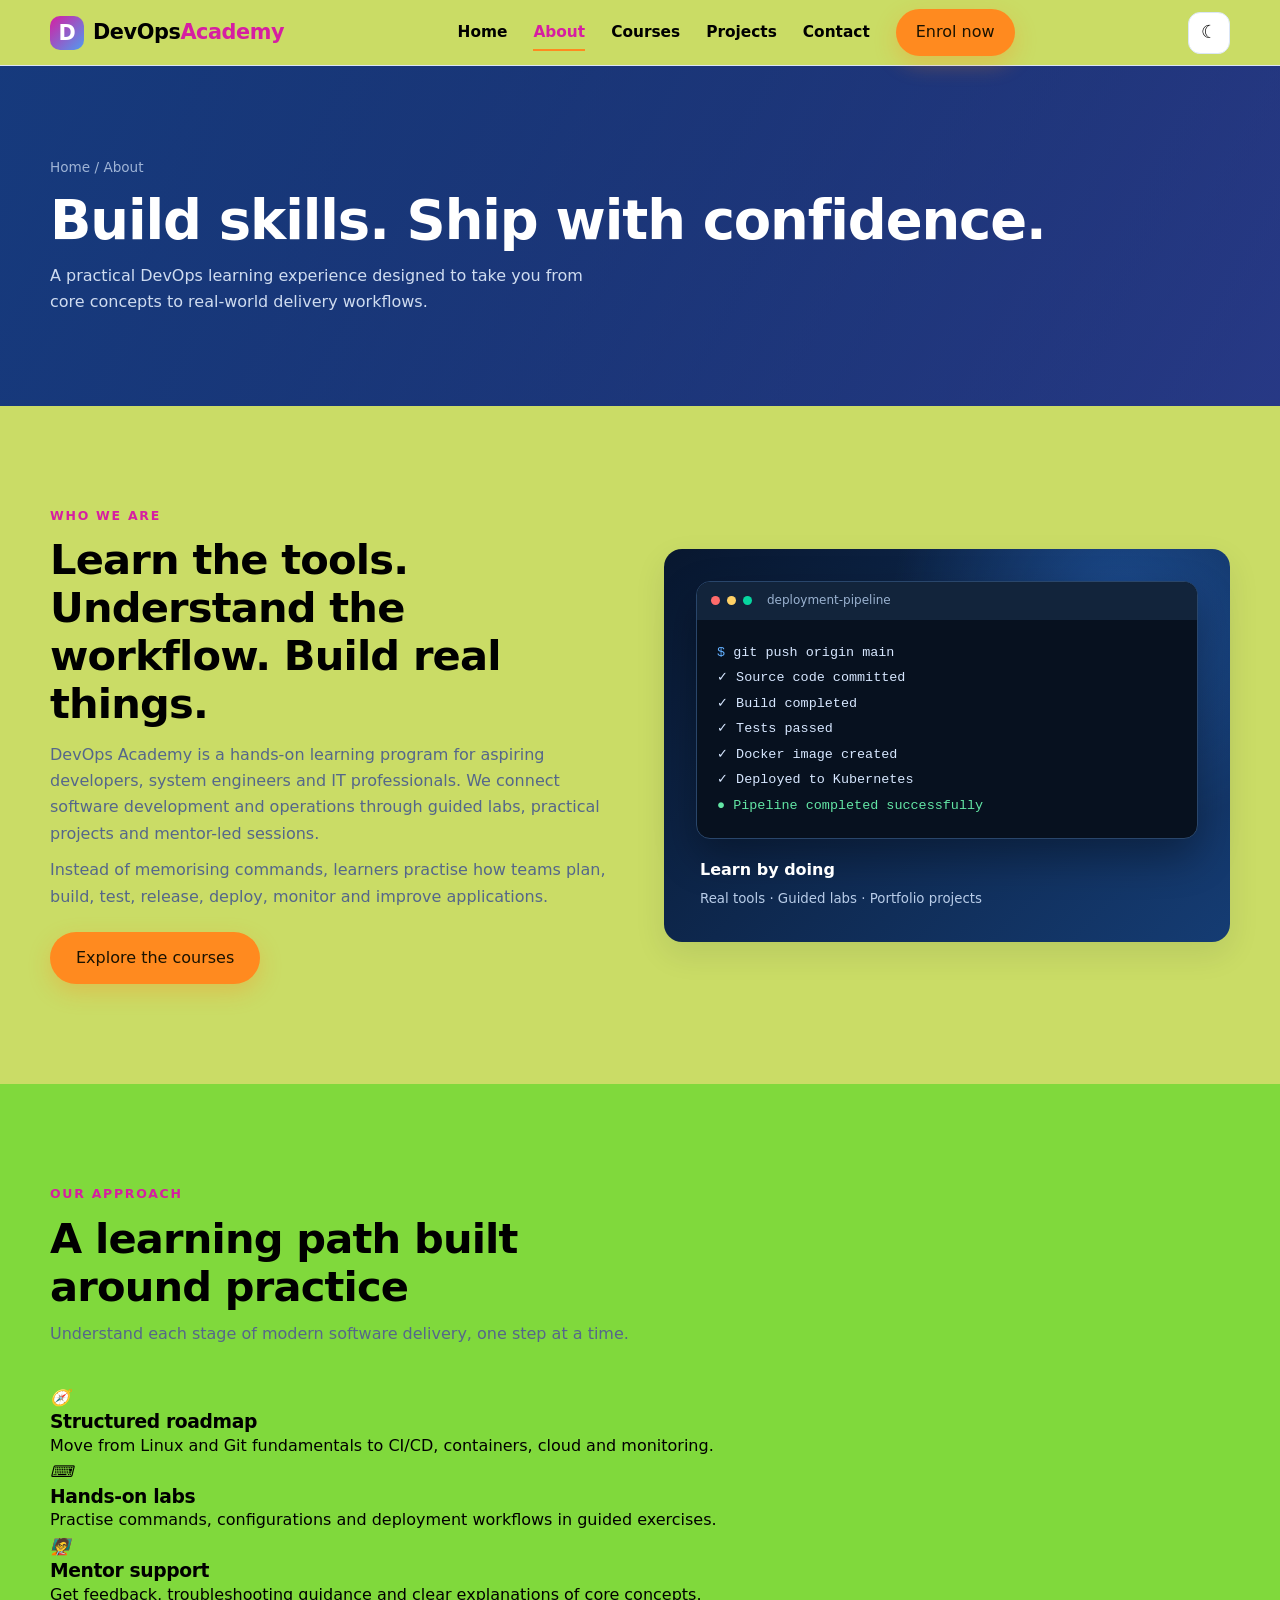
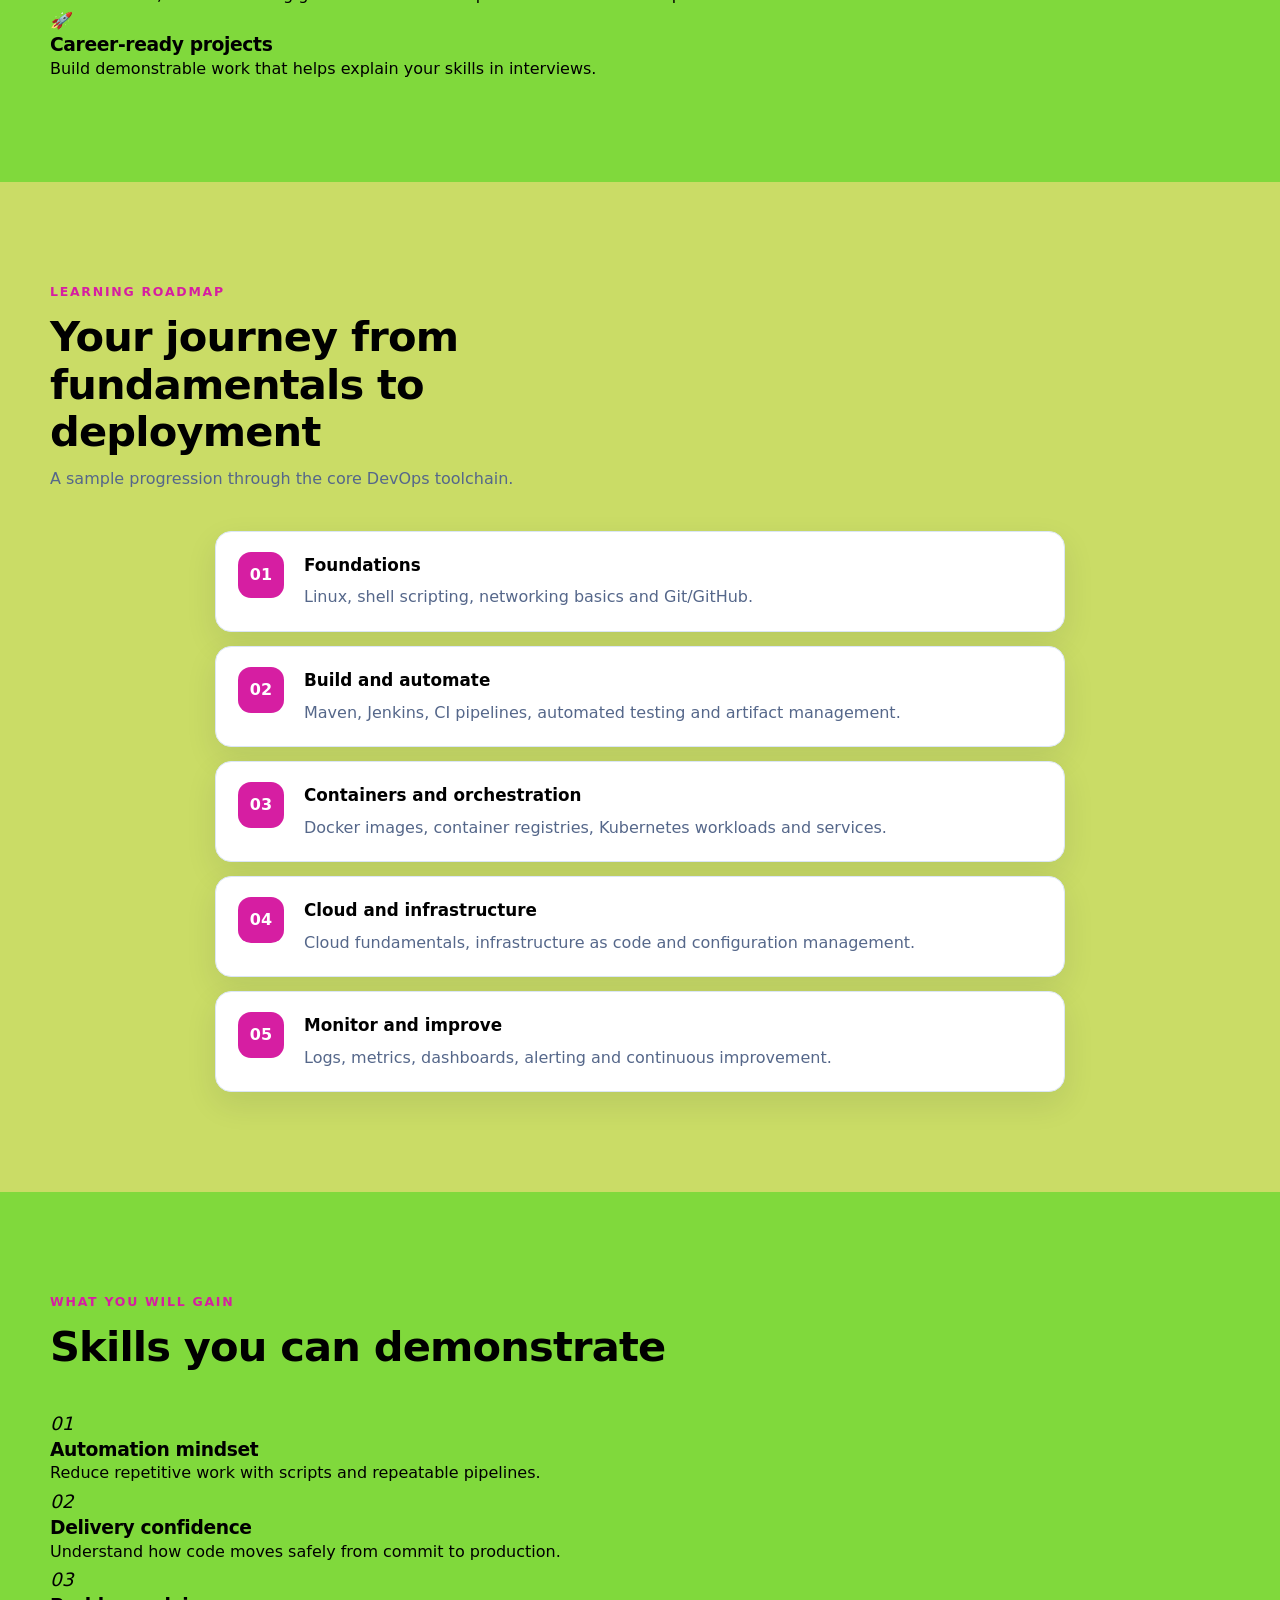
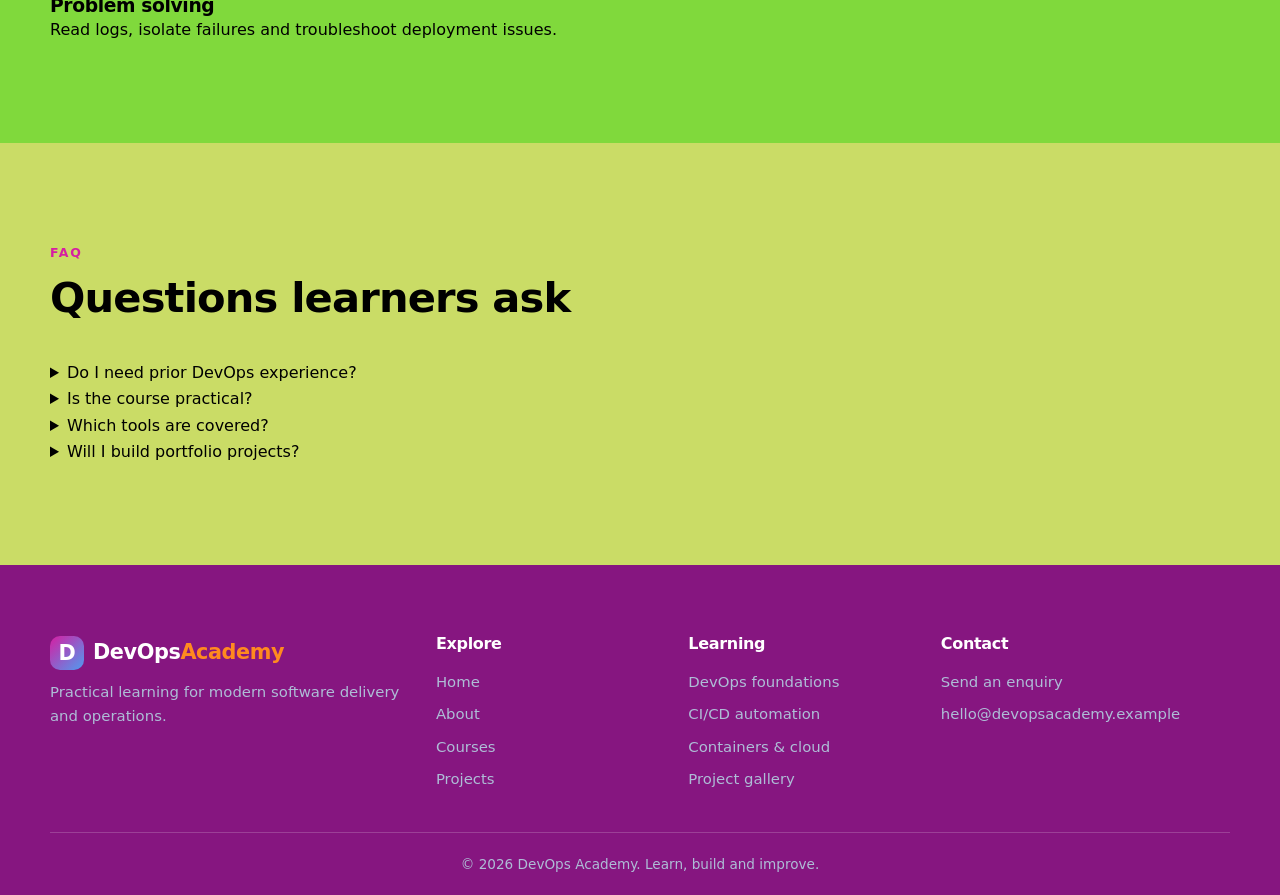
<file: about.html>
<!DOCTYPE html>
<html lang="en"><head><meta charset="UTF-8"><meta name="viewport" content="width=device-width,initial-scale=1"><meta name="theme-color" content="#163f86"><title>About | DevOps Academy</title><meta name="description" content="Discover the DevOps Academy learning approach, curriculum and mentors."><script>document.documentElement.classList.add('js');try{var m=localStorage.getItem('tb-theme');if(m)document.documentElement.dataset.theme=m}catch(e){}</script><link rel="stylesheet" href="index.css"><link rel="stylesheet" href="about.css"></head><body>
<div id="pg"></div><header class="hd"><div class="c"><a class="logo" href="index.html"><span class="lm">D</span>DevOps<b>Academy</b></a><nav id="links" aria-label="Main"><a href="index.html">Home</a><a href="about.html" aria-current="page">About</a><a href="service.html">Courses</a><a href="Gallery.html">Projects</a><a href="contact.html">Contact</a><a class="btn sm" href="contact.html">Enrol now</a></nav><div class="hr"><button id="th" aria-label="Toggle dark mode">☾</button><button id="menu" aria-label="Menu" aria-expanded="false"><span></span><span></span><span></span></button></div></div></header>
<main><section class="ph"><div class="c"><div class="bc"><a href="index.html">Home</a> / About</div><h1>Build skills. Ship with confidence.</h1><p>A practical DevOps learning experience designed to take you from core concepts to real-world delivery workflows.</p></div></section>
<section><div class="c course-intro"><div data-r><div class="eb">Who we are</div><h2>Learn the tools. Understand the workflow. Build real things.</h2><p class="mut" style="margin-top:14px">DevOps Academy is a hands-on learning program for aspiring developers, system engineers and IT professionals. We connect software development and operations through guided labs, practical projects and mentor-led sessions.</p><p class="mut" style="margin-top:10px">Instead of memorising commands, learners practise how teams plan, build, test, release, deploy, monitor and improve applications.</p><a class="btn" href="service.html" style="display:inline-flex;margin-top:22px">Explore the courses</a></div><div class="about-visual" data-r><div class="terminal"><div class="terminal-bar"><i></i><i></i><i></i><span>deployment-pipeline</span></div><pre><span>$</span> git push origin main
✓ Source code committed
✓ Build completed
✓ Tests passed
✓ Docker image created
✓ Deployed to Kubernetes
<span class="terminal-success">● Pipeline completed successfully</span></pre></div><div class="visual-note"><b>Learn by doing</b><small>Real tools · Guided labs · Portfolio projects</small></div></div></div></section>
<section class="alt"><div class="c"><div class="sh" data-r><div class="eb">Our approach</div><h2>A learning path built around practice</h2><p class="mut">Understand each stage of modern software delivery, one step at a time.</p></div><div class="vals"><article class="val" data-r><i>🧭</i><h3>Structured roadmap</h3><p>Move from Linux and Git fundamentals to CI/CD, containers, cloud and monitoring.</p></article><article class="val" data-r><i>⌨️</i><h3>Hands-on labs</h3><p>Practise commands, configurations and deployment workflows in guided exercises.</p></article><article class="val" data-r><i>🧑‍🏫</i><h3>Mentor support</h3><p>Get feedback, troubleshooting guidance and clear explanations of core concepts.</p></article><article class="val" data-r><i>🚀</i><h3>Career-ready projects</h3><p>Build demonstrable work that helps explain your skills in interviews.</p></article></div></div></section>
<section><div class="c"><div class="sh" data-r><div class="eb">Learning roadmap</div><h2>Your journey from fundamentals to deployment</h2><p class="mut">A sample progression through the core DevOps toolchain.</p></div><ol class="roadmap"><li data-r><span>01</span><div><b>Foundations</b><p>Linux, shell scripting, networking basics and Git/GitHub.</p></div></li><li data-r><span>02</span><div><b>Build and automate</b><p>Maven, Jenkins, CI pipelines, automated testing and artifact management.</p></div></li><li data-r><span>03</span><div><b>Containers and orchestration</b><p>Docker images, container registries, Kubernetes workloads and services.</p></div></li><li data-r><span>04</span><div><b>Cloud and infrastructure</b><p>Cloud fundamentals, infrastructure as code and configuration management.</p></div></li><li data-r><span>05</span><div><b>Monitor and improve</b><p>Logs, metrics, dashboards, alerting and continuous improvement.</p></div></li></ol></div></section>
<section class="alt"><div class="c"><div class="sh" data-r><div class="eb">What you will gain</div><h2>Skills you can demonstrate</h2></div><div class="team"><article class="tm" data-r><i>01</i><h3>Automation mindset</h3><p>Reduce repetitive work with scripts and repeatable pipelines.</p></article><article class="tm" data-r><i>02</i><h3>Delivery confidence</h3><p>Understand how code moves safely from commit to production.</p></article><article class="tm" data-r><i>03</i><h3>Problem solving</h3><p>Read logs, isolate failures and troubleshoot deployment issues.</p></article></div></div></section>
<section><div class="c"><div class="sh" data-r><div class="eb">FAQ</div><h2>Questions learners ask</h2></div><div class="faq" data-r><details><summary>Do I need prior DevOps experience?</summary><p>No prior DevOps job experience is required. Basic computer knowledge is useful, and the learning path starts with core concepts.</p></details><details><summary>Is the course practical?</summary><p>Yes. The learning approach combines explanations with guided labs, tool demonstrations and project work.</p></details><details><summary>Which tools are covered?</summary><p>The roadmap can include Linux, Git, Jenkins, Maven, Docker, Kubernetes, cloud platforms and monitoring tools. Exact coverage depends on the selected course.</p></details><details><summary>Will I build portfolio projects?</summary><p>Project activities are designed to help you practise end-to-end workflows and document what you have built.</p></details></div></div></section></main>
<footer class="ft"><div class="c fg"><div><a class="logo" href="index.html"><span class="lm">D</span>DevOps<b>Academy</b></a><p>Practical learning for modern software delivery and operations.</p></div><div><h3>Explore</h3><a href="index.html">Home</a><a href="about.html">About</a><a href="service.html">Courses</a><a href="Gallery.html">Projects</a></div><div><h3>Learning</h3><a href="service.html">DevOps foundations</a><a href="service.html">CI/CD automation</a><a href="service.html">Containers & cloud</a><a href="Gallery.html">Project gallery</a></div><div><h3>Contact</h3><a href="contact.html">Send an enquiry</a><a href="mailto:hello@devopsacademy.example">hello@devopsacademy.example</a></div></div><div class="c cp">© 2026 DevOps Academy. Learn, build and improve.</div></footer><button id="up" aria-label="Back to top">↑</button><script src="index.js"></script><script src="about.js"></script></body></html>
</file>
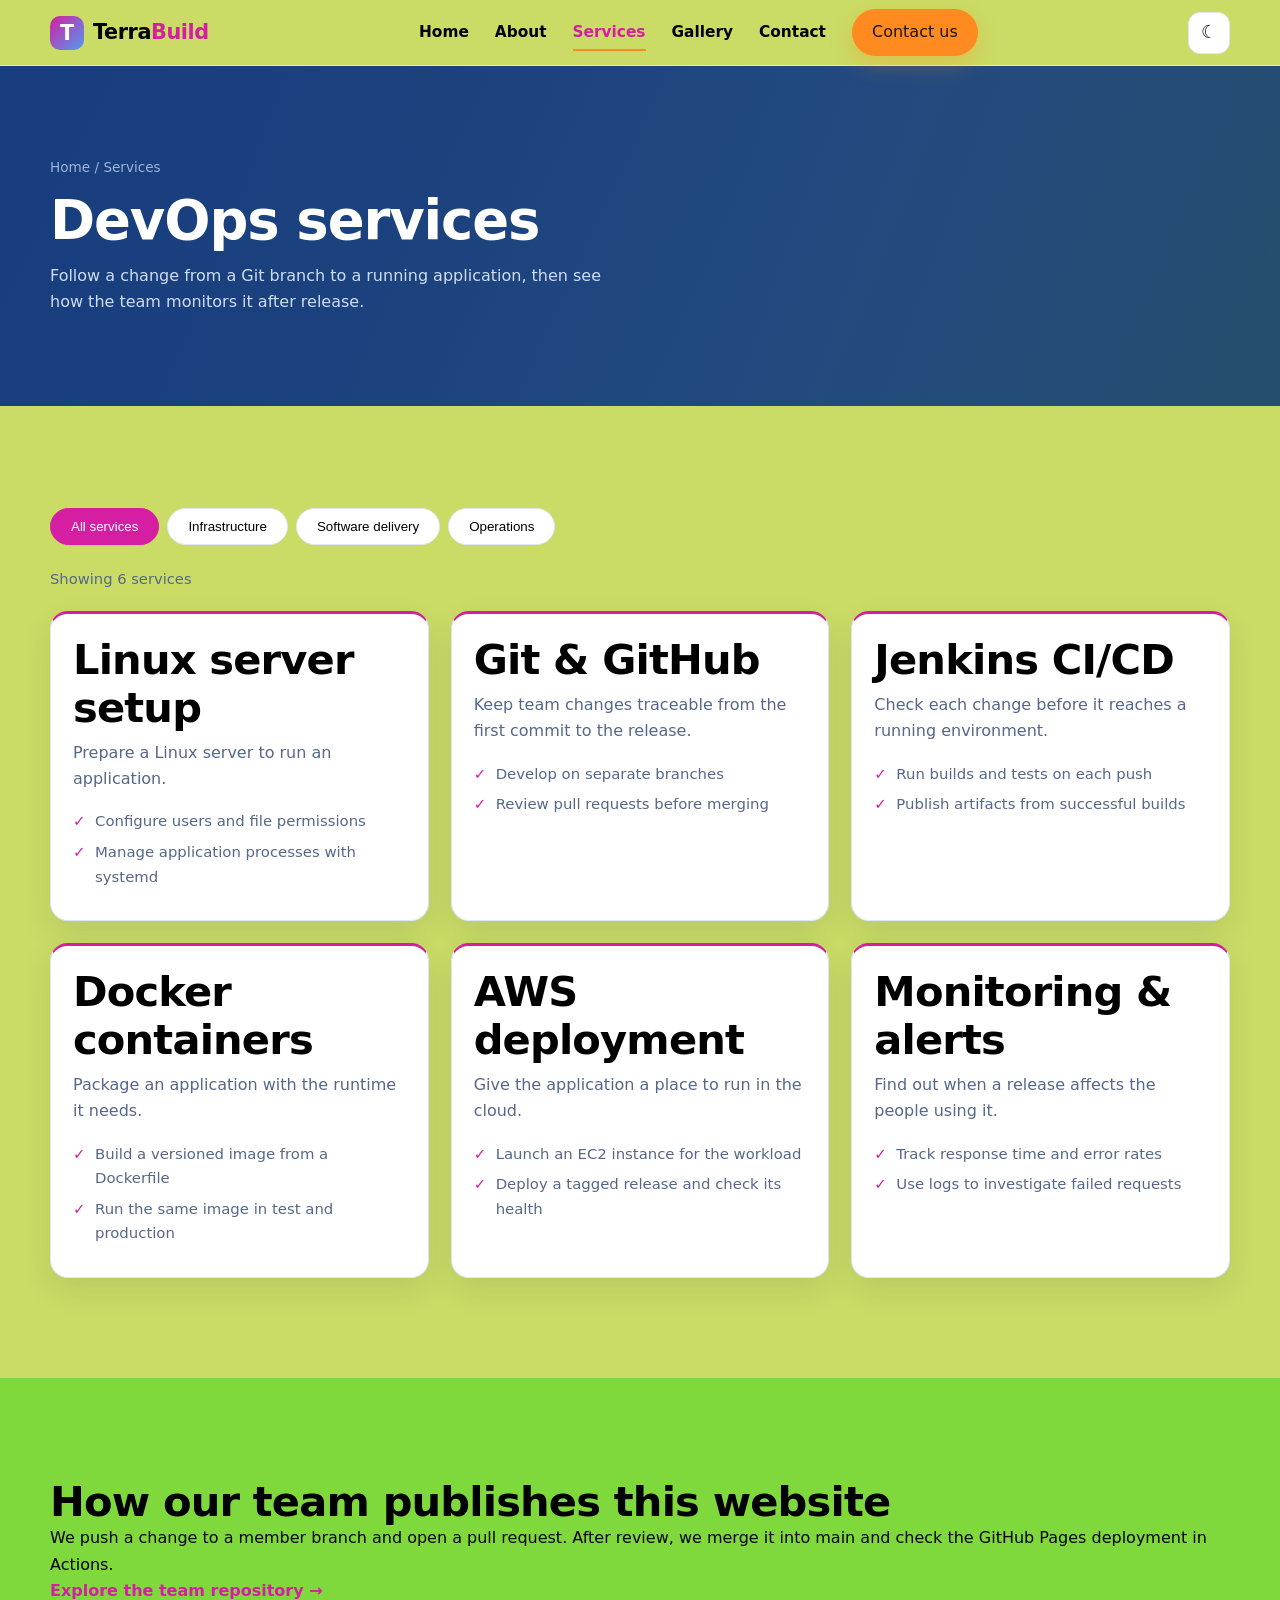
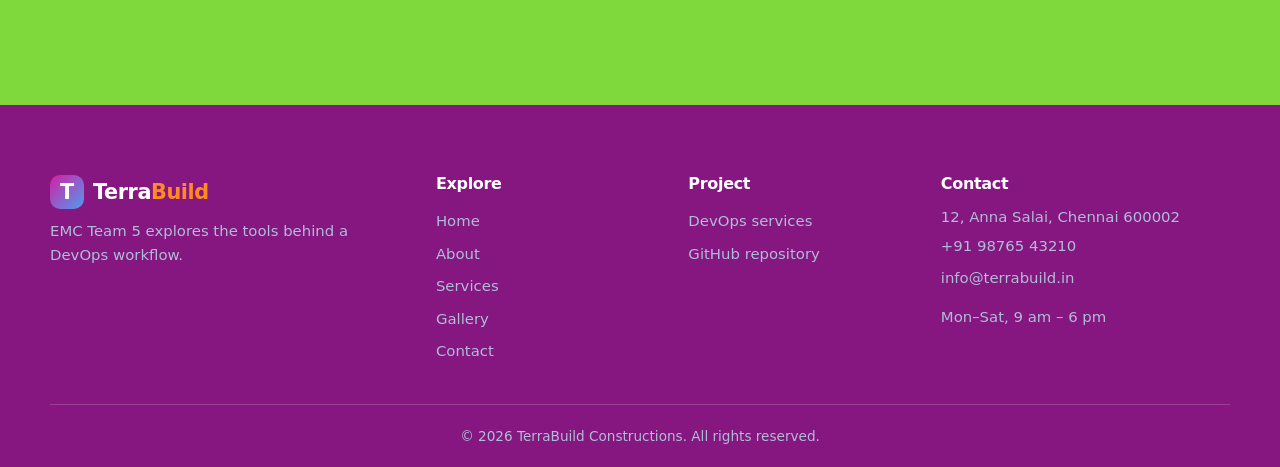
<file: service.html>
<!DOCTYPE html>
<html lang="en"><head><meta charset="UTF-8"><meta name="viewport" content="width=device-width,initial-scale=1,viewport-fit=cover"><meta name="theme-color" content="#163f86"><title>DevOps Services | EMC Team 5</title><meta name="description" content="Explore Linux, Git, Jenkins, Docker, AWS and monitoring across a DevOps workflow.">
<script>document.documentElement.classList.add('js');try{var m=localStorage.getItem('tb-theme');if(m)document.documentElement.dataset.theme=m}catch(e){}</script>
<link rel="stylesheet" href="index.css"><link rel="stylesheet" href="service.css"><style>

 .ph { --phimg: linear-gradient(115deg, #203552, #345b78 58%, #305b58); }

 .cards > [hidden] { display: none; }

 .cards .card { border-top: 3px solid var(--br); }
</style></head><body>
<div id="pg"></div><header class="hd"><div class="c"><a class="logo" href="index.html"><span class="lm">T</span>Terra<b>Build</b></a><nav id="links" aria-label="Main"><a href="index.html">Home</a><a href="about.html">About</a><a href="service.html" aria-current=page>Services</a><a href="Gallery.html">Gallery</a><a href="contact.html">Contact</a><a class="btn sm" href="contact.html">Contact us</a></nav><div class="hr"><button id="th" aria-label="Toggle dark mode">☾</button><button id="menu" aria-label="Menu" aria-expanded="false"><span></span><span></span><span></span></button></div></div></header>
<main>
<section class="ph"><div class="c">
<div class="bc"><a href="index.html">Home</a> / Services</div>
<h1>DevOps services</h1>
<p>Follow a change from a Git branch to a running application, then see how the team monitors it after release.</p>
</div></section>
<section aria-label="Service directory"><div class="c">
<div class="chips" role="group" aria-label="Filter services">
<button type="button" class="chip on" data-f="all">All services</button>
<button type="button" class="chip" data-f="infra">Infrastructure</button>
<button type="button" class="chip" data-f="delivery">Software delivery</button>
<button type="button" class="chip" data-f="ops">Operations</button>
</div>
<p class="cnt" id="cnt" aria-live="polite">Showing 6 services</p>
<div class="cards">
<article class="card tilt" id="linux" data-r data-c="infra">
<div class="cb">
<h2>Linux server setup</h2>
<p>Prepare a Linux server to run an application.</p>
<ul class="tk"><li>Configure users and file permissions</li><li>Manage application processes with systemd</li></ul>
</div>
</article>
<article class="card tilt" id="git" data-r data-c="delivery">
<div class="cb">
<h2>Git &amp; GitHub</h2>
<p>Keep team changes traceable from the first commit to the release.</p>
<ul class="tk"><li>Develop on separate branches</li><li>Review pull requests before merging</li></ul>
</div>
</article>
<article class="card tilt" id="jenkins" data-r data-c="delivery">
<div class="cb">
<h2>Jenkins CI/CD</h2>
<p>Check each change before it reaches a running environment.</p>
<ul class="tk"><li>Run builds and tests on each push</li><li>Publish artifacts from successful builds</li></ul>
</div>
</article>
<article class="card tilt" id="docker" data-r data-c="delivery">
<div class="cb">
<h2>Docker containers</h2>
<p>Package an application with the runtime it needs.</p>
<ul class="tk"><li>Build a versioned image from a Dockerfile</li><li>Run the same image in test and production</li></ul>
</div>
</article>
<article class="card tilt" id="aws" data-r data-c="infra">
<div class="cb">
<h2>AWS deployment</h2>
<p>Give the application a place to run in the cloud.</p>
<ul class="tk"><li>Launch an EC2 instance for the workload</li><li>Deploy a tagged release and check its health</li></ul>
</div>
</article>
<article class="card tilt" id="monitor" data-r data-c="ops">
<div class="cb">
<h2>Monitoring &amp; alerts</h2>
<p>Find out when a release affects the people using it.</p>
<ul class="tk"><li>Track response time and error rates</li><li>Use logs to investigate failed requests</li></ul>
</div>
</article>
</div>
</div></section>
<section class="alt"><div class="c">
<h2>How our team publishes this website</h2>
<p>We push a change to a member branch and open a pull request. After review, we merge it into main and check the GitHub Pages deployment in Actions.</p>
<a class="more" href="https://github.com/subashrishid/EMC_GroupProject_T5">Explore the team repository →</a>
</div></section>
</main>
<footer class="ft"><div class="c fg"><div><a class="logo" href="index.html"><span class="lm">T</span>Terra<b>Build</b></a><p>EMC Team 5 explores the tools behind a DevOps workflow.</p></div><div><h3>Explore</h3><a href="index.html">Home</a><a href="about.html">About</a><a href="service.html">Services</a><a href="Gallery.html">Gallery</a><a href="contact.html">Contact</a></div><div><h3>Project</h3><a href="service.html">DevOps services</a><a href="https://github.com/subashrishid/EMC_GroupProject_T5">GitHub repository</a></div><div><h3>Contact</h3><p>12, Anna Salai, Chennai 600002</p><a href="tel:+919876543210">+91 98765 43210</a><a href="mailto:info@terrabuild.in">info@terrabuild.in</a><p>Mon–Sat, 9 am – 6 pm</p></div></div><div class="c cp">© 2026 TerraBuild Constructions. All rights reserved.</div></footer><div class="mb"><a href="tel:+919876543210">📞 Call now</a><a href="contact.html">Contact us</a></div><button id="up" aria-label="Back to top">↑</button>
<script src="index.js"></script><script src="service.js"></script></body></html>
</file>
<file: index.css>
/* ===== TerraBuild: base design system + Home styles (loaded on every page) ===== */
:root{--bg:#cadc66;--bg2:#80d93c;--fg:#000000;--mut:#55678a;--card:#fff;--line:#dbe6f6;--br:#d61ea2;--ac:#ff8a1f;--dk:#861680;--r:18px;--sh:0 12px 32px rgba(10,25,50,.09);--pad:clamp(18px,5vw,48px);--hh:66px}
[data-theme=dark]{--bg:#07111f;--bg2:#0c1a2e;--fg:#e8eefa;--mut:#9fb0cc;--card:#10233d;--line:#1d3350;--sh:0 12px 32px rgba(0,0,0,.45)}
*{box-sizing:border-box;margin:0;padding:0}
html{scroll-behavior:smooth;-webkit-text-size-adjust:100%;scroll-padding-top:var(--hh)}
body{font:16px/1.65 system-ui,-apple-system,"Segoe UI",Roboto,Arial,sans-serif;background:var(--bg);color:var(--fg);overflow-x:hidden;padding-bottom:58px;transition:background .3s,color .3s}
body.lock{overflow:hidden}
h1,h2,h3{line-height:1.15;letter-spacing:-.02em}
h2{font-size:clamp(1.7rem,4.5vw,2.6rem)}
a{color:inherit;text-decoration:none}
img{max-width:100%;display:block}
[hidden]{display:none!important}
:focus-visible{outline:3px solid var(--ac);outline-offset:3px}
.c{width:min(1180px,calc(100% - 2*var(--pad)));margin-inline:auto}
section{padding:clamp(56px,9vw,100px) 0}
.alt{background:var(--bg2)}
.eb{color:var(--br);font-weight:800;text-transform:uppercase;letter-spacing:.14em;font-size:.78rem;margin-bottom:10px}
[data-theme=dark] .eb{color:var(--ac)}
.sh{max-width:640px;margin-bottom:38px}.sh p{color:var(--mut);margin-top:10px}
.two{display:grid;gap:36px;align-items:center}
.mut{color:var(--mut)}
/* progress + header */
#pg{position:fixed;top:0;left:0;height:3px;width:0;z-index:100;background:linear-gradient(90deg,var(--ac),var(--br))}
.hd{position:sticky;top:0;z-index:50;height:var(--hh);border-bottom:1px solid var(--line);transition:box-shadow .3s}
.hd.sm{box-shadow:0 6px 24px rgba(0,0,0,.1)}
.hd .c{display:flex;align-items:center;justify-content:space-between;height:100%;gap:12px}
.logo{display:flex;align-items:center;gap:0;font-weight:600;font-size:1.3rem;letter-spacing:-.02em}
.logo b{color:var(--br)}[data-theme=dark] .logo b{color:var(--ac)}
.lm{margin-right:9px;display:grid;place-items:center;width:34px;height:34px;border-radius:10px;background:linear-gradient(135deg,var(--br),#4f9cf0);color:#fff;font-weight:800}
.hr{display:flex;align-items:center;gap:8px}
#th,#menu{width:42px;height:42px;border-radius:12px;border:1px solid var(--line);background:var(--card);color:inherit;cursor:pointer;font-size:1.1rem;display:grid;place-items:center}
#menu{gap:4px;align-content:center;padding:0 11px}
#menu span{display:block;width:20px;height:2px;background:currentColor;border-radius:2px;transition:.3s}
#menu.x span:nth-child(1){transform:translateY(6px) rotate(45deg)}#menu.x span:nth-child(2){opacity:0}#menu.x span:nth-child(3){transform:translateY(-6px) rotate(-45deg)}
#links{position:fixed;inset:var(--hh) 0 0 0;background:var(--bg);display:flex;flex-direction:column;padding:24px var(--pad);gap:4px;transform:translateY(-10px);opacity:0;pointer-events:none;transition:transform .3s,opacity .3s,visibility .3s;overflow:auto;visibility:hidden}
#links.open{transform:none;opacity:1;pointer-events:auto;visibility:visible}
#links a:not(.btn){font-size:1.4rem;font-weight:700;padding:14px 0;border-bottom:1px solid var(--line)}
#links a[aria-current]{color:var(--br)}[data-theme=dark] #links a[aria-current]{color:var(--ac)}
#links .btn{margin-top:20px;justify-content:center}
.btn{display:inline-flex;align-items:center;gap:8px;padding:13px 26px;border-radius:999px;font:700 1rem/1.2 inherit;background:var(--ac);color:#1a1200;border:0;cursor:pointer;transition:.25s;box-shadow:0 8px 22px rgba(255,138,31,.32)}
.btn:hover{transform:translateY(-2px);box-shadow:0 12px 26px rgba(255,138,31,.45)}
.btn.sm{padding:10px 20px}.btn.ghost{background:transparent;color:inherit;border:2px solid currentColor;box-shadow:none}
.btn.dk{background:var(--br);color:#fff;box-shadow:0 8px 22px rgba(30,107,214,.3)}.btn:disabled{opacity:.6}
.mb{position:fixed;left:0;right:0;bottom:0;z-index:45;display:grid;grid-template-columns:1fr 1fr;background:var(--dk);padding-bottom:env(safe-area-inset-bottom)}
.mb a{padding:15px;text-align:center;color:#fff;font-weight:700}.mb a+a{background:var(--ac);color:#1a1200}
#up{position:fixed;right:16px;bottom:74px;width:46px;height:46px;border-radius:50%;border:0;background:var(--br);color:#fff;font-size:1.2rem;cursor:pointer;z-index:44;opacity:0;pointer-events:none;transform:translateY(12px);transition:.3s;box-shadow:var(--sh)}
#up.show{opacity:1;pointer-events:auto;transform:none}
/* hero + page head */
.hero{position:relative;overflow:hidden;color:#ffffff;background:radial-gradient(900px 500px at 85% 10%,rgba(255,138,31,.22),transparent 60%),radial-gradient(700px 500px at 0 100%,rgba(56,130,220,.25),transparent 60%),var(--dk);padding:clamp(40px,9vw,96px) 0 clamp(56px,9vw,100px)}
.hero::before{content:"";position:absolute;inset:0;background:linear-gradient(rgba(255,255,255,.05) 1px,transparent 1px) 0 0/48px 48px,linear-gradient(90deg,rgba(255,255,255,.05) 1px,transparent 1px) 0 0/48px 48px;mask-image:linear-gradient(#000,transparent 85%)}
.hero .c{position:relative;display:grid;gap:40px;align-items:center}
.pill{display:inline-block;padding:6px 14px;border-radius:999px;background:rgba(255,255,255,.1);border:1px solid rgba(255,255,255,.18);font-size:.85rem;font-weight:600;margin-bottom:18px}
.hero h1{font-size:clamp(2.2rem,7vw,4.2rem)}.hl{color:var(--ac);transition:opacity .3s;display:inline-block}
.hero p{margin:18px 0 28px;color:#cfdcf0;max-width:540px;font-size:1.05rem}
.acts{display:flex;flex-wrap:wrap;gap:12px}
.trust{list-style:none;display:flex;flex-wrap:wrap;gap:8px 20px;margin-top:26px;color:#cfdcf0;font-size:.92rem;font-weight:600}
.hero-wrap{position:relative}
.hero-img{border-radius:24px;box-shadow:0 30px 60px rgba(0,0,0,.45);border:1px solid rgba(255,255,255,.15);width:100%;aspect-ratio:16/11;object-fit:cover;will-change:transform}
.fb{position:absolute;background:rgba(255,255,255,.95);color:#12233f;padding:10px 16px;border-radius:14px;font-weight:700;font-size:.9rem;box-shadow:var(--sh);animation:fl 5s ease-in-out infinite}
.f1{left:-8px;bottom:22px}.f2{right:-4px;top:18px;animation-delay:-2.5s}
@keyframes fl{50%{transform:translateY(-10px)}}
.ph{color:#fff;padding:clamp(48px,9vw,90px) 0;background:linear-gradient(110deg,rgba(22,63,134,.88),rgba(22,63,134,.45)),var(--phimg,none) center/cover,var(--dk)}
.ph h1{font-size:clamp(2rem,6vw,3.4rem)}.ph p{color:#cfdcf0;margin-top:10px;max-width:560px}
.bc{font-size:.85rem;color:#9fb4d6;margin-bottom:12px}.bc a:hover{color:var(--ac)}
/* marquee, stats, cards */
.mq{overflow:hidden;background:var(--ac);color:#1a1200;font-weight:800;text-transform:uppercase;letter-spacing:.06em;font-size:.9rem}
.mq div{display:flex;gap:42px;width:max-content;padding:14px 0;animation:mq 28s linear infinite}
@keyframes mq{to{transform:translateX(-50%)}}
.stats{display:grid;grid-template-columns:1fr 1fr;gap:14px}
.stat{background:var(--card);border:1px solid var(--line);border-radius:var(--r);padding:24px 12px;text-align:center}
.stat b{font-size:clamp(2rem,6vw,3rem);color:var(--br);line-height:1}[data-theme=dark] .stat b{color:var(--ac)}.stat i{font-style:normal;font-size:clamp(2rem,6vw,3rem);font-weight:700;color:var(--ac)}
.stat span{display:block;color:var(--mut);font-size:.9rem;margin-top:6px}
.cards{display:grid;gap:22px;grid-template-columns:repeat(auto-fit,minmax(min(100%,290px),1fr))}
.card{background:var(--card);border:1px solid var(--line);border-radius:var(--r);overflow:hidden;box-shadow:var(--sh);display:flex;flex-direction:column}
.card[data-r]{transition:opacity .7s,transform .3s,box-shadow .3s}
.card img{aspect-ratio:16/10;width:100%;object-fit:cover}
.cb{padding:22px;display:flex;flex-direction:column;gap:8px;flex:1}.cb p{color:var(--mut)}
.more{margin-top:auto;font-weight:700;color:var(--br);padding-top:6px}[data-theme=dark] .more{color:var(--ac)}.more:hover{letter-spacing:.02em}
.steps{display:grid;gap:18px;grid-template-columns:repeat(auto-fit,minmax(min(100%,240px),1fr));counter-reset:s}
.step{background:var(--card);border:1px solid var(--line);border-radius:var(--r);padding:26px;counter-increment:s;position:relative}
.step::before{content:"0" counter(s);font-size:2.6rem;font-weight:800;color:var(--ac);display:block;line-height:1;margin-bottom:10px}
.step p{color:var(--mut);margin-top:6px}
/* before/after */
.ba{--p:50%;position:relative;aspect-ratio:16/11;border-radius:var(--r);overflow:hidden;box-shadow:var(--sh);user-select:none;touch-action:pan-y}
.ba img{position:absolute;inset:0;width:100%;height:100%;object-fit:cover}
.ba .b{clip-path:inset(0 calc(100% - var(--p)) 0 0);filter:grayscale(1) brightness(.65)}
.ba input{position:absolute;inset:0;width:100%;height:100%;opacity:0;cursor:ew-resize;z-index:3}
.ba i{position:absolute;top:0;bottom:0;left:var(--p);width:3px;background:#fff;z-index:2;transform:translateX(-50%)}
.ba i::after{content:"↔";position:absolute;top:50%;left:50%;width:44px;height:44px;margin:-22px;border-radius:50%;background:#fff;color:#12233f;display:grid;place-items:center;font-weight:800;box-shadow:var(--sh)}
.ba em{position:absolute;bottom:12px;padding:5px 12px;border-radius:99px;background:rgba(0,0,0,.65);color:#fff;font:700 .78rem/1 inherit;z-index:2}.ba em:first-of-type{left:12px}.ba em:last-of-type{right:12px}
.ticks{list-style:none;margin:18px 0 26px}
.ticks li{padding:10px 0 10px 36px;position:relative;border-bottom:1px solid var(--line)}
.ticks li::before{content:"✓";position:absolute;left:0;top:10px;width:24px;height:24px;border-radius:50%;background:var(--br);color:#fff;text-align:center;font-size:.8rem;line-height:24px}
/* projects, testimonials, cta */
.projs{display:grid;gap:18px;grid-template-columns:repeat(auto-fit,minmax(min(100%,280px),1fr))}
.proj{position:relative;overflow:hidden;border-radius:var(--r);box-shadow:var(--sh)}
.proj img{width:100%;aspect-ratio:4/3;object-fit:cover;transition:transform .6s}.proj:hover img{transform:scale(1.08)}
.proj span{position:absolute;inset:auto 0 0;padding:44px 18px 16px;color:#fff;font-weight:700;background:linear-gradient(transparent,rgba(0,0,0,.8))}
.ts{overflow:hidden;border-radius:var(--r);background:var(--card);border:1px solid var(--line)}
.tr{display:flex;transition:transform .55s cubic-bezier(.4,0,.2,1)}
.tq{flex:0 0 100%;padding:clamp(24px,5vw,48px);text-align:center}
.tq p{font-size:clamp(1.05rem,2.6vw,1.35rem);font-weight:500}.tq b{display:block;margin-top:16px;color:var(--br)}.tq small{color:var(--mut)}
.stars{color:var(--ac);letter-spacing:4px;margin-bottom:12px}
.dots{display:flex;justify-content:center;gap:8px;padding-bottom:22px}
.dots button{width:10px;height:10px;border-radius:99px;border:0;background:var(--line);cursor:pointer;transition:.3s}.dots .on{width:28px;background:var(--ac)}
.ctab{color:#fff;text-align:center;background:linear-gradient(135deg,rgba(30,107,214,.95),rgba(22,63,134,.97)),var(--dk)}
.ctab p{color:#d6e2f5;margin:12px auto 26px;max-width:520px}.ctab .acts{justify-content:center}
/* footer */
.ft{background:var(--dk);color:#aebdd6;padding:clamp(44px,7vw,70px) 0 0}
.ft .logo{color:#fff}.ft .logo b{color:var(--ac)}
.fg{display:grid;gap:30px;grid-template-columns:1fr 1fr}.fg>div:first-child{grid-column:1/-1}
.ft h3{color:#fff;font-size:1rem;margin-bottom:12px}.ft p{margin-top:10px;font-size:.93rem}
.ft a:not(.logo){display:block;padding:4px 0;font-size:.93rem}.ft a:not(.logo):hover{color:var(--ac)}
.cp{margin-top:36px;padding:20px 0;border-top:1px solid rgba(255,255,255,.18);font-size:.85rem;text-align:center}
/* reveal */
.js [data-r]{opacity:0;transform:translateY(28px);transition:opacity .7s,transform .7s}
.js [data-r].in{opacity:1;transform:none}
/* chips (shared by Services + Gallery) */
.chips{display:flex;gap:8px;overflow-x:auto;padding:2px 0 8px;margin-bottom:24px;scrollbar-width:none}.chips::-webkit-scrollbar{display:none}
.chip{padding:10px 20px;border-radius:999px;border:1px solid var(--line);background:var(--card);color:inherit;cursor:pointer;font:600 .95rem/1 inherit;white-space:nowrap;transition:.25s}
.chip.on{background:var(--br);color:#fff;border-color:var(--br)}
@media(min-width:600px){.fg{grid-template-columns:1.5fr 1fr 1fr}.fg>div:first-child{grid-column:auto}.fg>div:last-child{grid-column:1/-1}}
@media(min-width:900px){
 body{padding-bottom:0}.mb{display:none}#up{bottom:24px}
 #menu{display:none}
 #links{position:static;inset:auto;flex-direction:row;align-items:center;gap:26px;padding:0;transform:none;opacity:1;pointer-events:auto;visibility:visible;overflow:visible;background:none}
 #links a:not(.btn){font-size:.96rem;font-weight:600;padding:6px 0;border:0;position:relative}
 #links a:not(.btn)::after{content:"";position:absolute;left:0;bottom:0;height:2px;width:0;background:var(--ac);transition:width .25s}
 #links a:not(.btn):hover::after,#links a[aria-current]::after{width:100%}
 #links .btn{margin:0}
 .hero .c{grid-template-columns:1.05fr .95fr}.two{grid-template-columns:1fr 1fr;gap:64px}.two.rv>:first-child{order:2}
 .stats{grid-template-columns:repeat(4,1fr)}
 .fg{grid-template-columns:1.6fr 1fr 1fr 1.3fr}.fg>div:last-child{grid-column:auto}
}
@media(prefers-reduced-motion:reduce){*,*::before,*::after{animation:none!important;transition:none!important;scroll-behavior:auto!important}.js [data-r]{opacity:1;transform:none}}
img{background:var(--bg2)}

.hd::before{content:'';position:absolute;inset:0;z-index:-1;background:color-mix(in srgb,var(--bg) 88%,transparent);-webkit-backdrop-filter:blur(14px);backdrop-filter:blur(14px)}
#links{z-index:60}

.pic{aspect-ratio:4/3;object-fit:cover;width:100%}
.hero-img{object-position:center}

/* more pictures */
.mos{display:grid;gap:12px;grid-template-columns:1fr 1fr}
.mos figure{position:relative;overflow:hidden;border-radius:var(--r);aspect-ratio:4/3;box-shadow:var(--sh)}
.mos img{width:100%;height:100%;object-fit:cover;transition:transform .6s}.mos figure:hover img{transform:scale(1.08)}
.mos figcaption{position:absolute;inset:auto 0 0;padding:30px 12px 10px;color:#fff;font-weight:700;font-size:.88rem;background:linear-gradient(transparent,rgba(0,0,0,.75))}
.mos .big{grid-column:1/-1}
.hero-in{position:absolute;right:-6px;bottom:-24px;width:40%;aspect-ratio:4/3;object-fit:cover;border-radius:16px;border:4px solid #fff;box-shadow:0 18px 40px rgba(0,0,0,.35);animation:fl 6s ease-in-out infinite}
.step{padding:0 0 24px;overflow:hidden}.step img{width:100%;aspect-ratio:16/10;object-fit:cover}
.step h3{margin:16px 22px 0}.step p{margin:6px 22px 0}
.step::before{position:absolute;top:12px;left:12px;z-index:1;margin:0;padding:4px 12px;border-radius:12px;background:var(--ac);color:#1a1200;font-size:1.1rem}
@media(min-width:900px){.mos{grid-template-columns:repeat(4,1fr)}.mos .big{grid-column:span 2;grid-row:span 2;aspect-ratio:auto}}
</file>
<file: about.css>
/* DevOps Academy About page */
.ph{--phimg:linear-gradient(120deg,rgba(7,20,48,.88),rgba(22,63,134,.72)),url(https://images.unsplash.com/photo-1518770660439-4636190af475?auto=format&fit=crop&w=1600&q=80)}
.course-intro{display:grid;grid-template-columns:1fr 1fr;gap:48px;align-items:center}.about-visual{min-height:330px;border-radius:var(--r);padding:32px;background:radial-gradient(circle at 80% 15%,rgba(53,137,255,.35),transparent 40%),linear-gradient(135deg,#08172f,#153c73);display:flex;flex-direction:column;justify-content:center;gap:18px;box-shadow:var(--sh)}.terminal{background:#07111f;border:1px solid #29466b;border-radius:14px;overflow:hidden;color:#d7e7ff;box-shadow:0 18px 40px #0005}.terminal-bar{height:38px;background:#12243b;display:flex;align-items:center;gap:7px;padding:0 14px}.terminal-bar i{width:9px;height:9px;border-radius:50%;background:#ff6b6b}.terminal-bar i:nth-child(2){background:#ffd166}.terminal-bar i:nth-child(3){background:#06d6a0}.terminal-bar span{margin-left:8px;font-size:.75rem;color:#9bb3d1}.terminal pre{padding:20px;margin:0;white-space:pre-wrap;font:500 .84rem/1.9 ui-monospace,monospace}.terminal pre>span:first-child{color:#62b0ff}.terminal-success{color:#63e6a5}.visual-note{color:white;display:flex;flex-direction:column;gap:4px;padding-left:4px}.visual-note small{color:#b8cce8}.roadmap{list-style:none;max-width:850px;margin:30px auto 0;display:grid;gap:14px}.roadmap li{display:flex;align-items:flex-start;gap:20px;padding:20px 22px;border:1px solid var(--line);border-radius:16px;background:var(--card);box-shadow:var(--sh)}.roadmap li>span{flex:0 0 46px;height:46px;border-radius:13px;display:grid;place-items:center;background:var(--br);color:white;font-weight:800}.roadmap b{font-size:1.05rem}.roadmap p{color:var(--mut);margin-top:5px}.tm i{font-size:1.15rem}.faq{margin-inline:auto}@media(max-width:760px){.course-intro{grid-template-columns:1fr;gap:28px}.about-visual{min-height:280px;padding:20px}.roadmap li{padding:16px;gap:13px}}
</file>
<file: service.css>
.ph{--phimg:url(https://images.unsplash.com/photo-1660367439240-d38cb03a4365?auto=format&fit=crop&w=1600&q=70)}
.cnt{color:var(--mut);margin:-10px 0 20px;font-size:.92rem}
.tk{list-style:none;margin:6px 0}.tk li{padding:3px 0 3px 22px;position:relative;font-size:.93rem;color:var(--mut)}.tk li::before{content:"✓";position:absolute;left:0;color:var(--br);font-weight:800}
</file>
